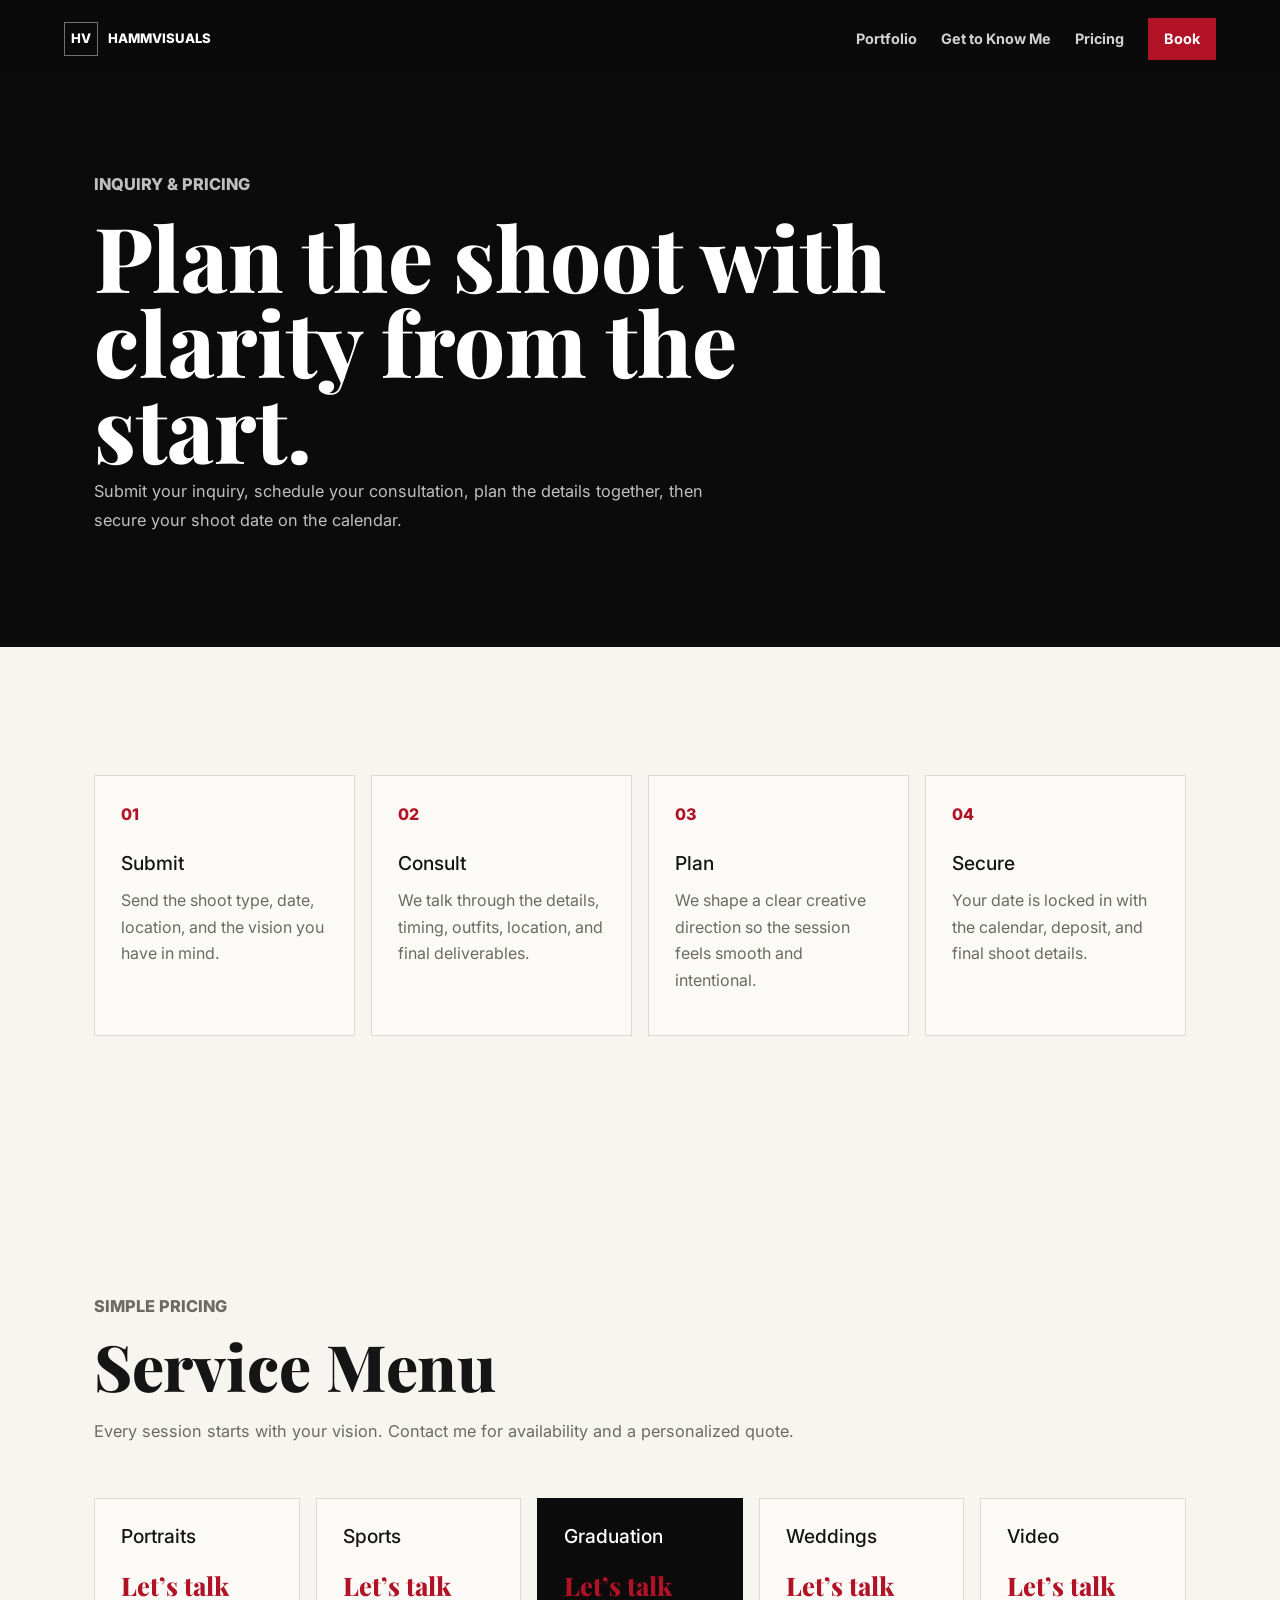
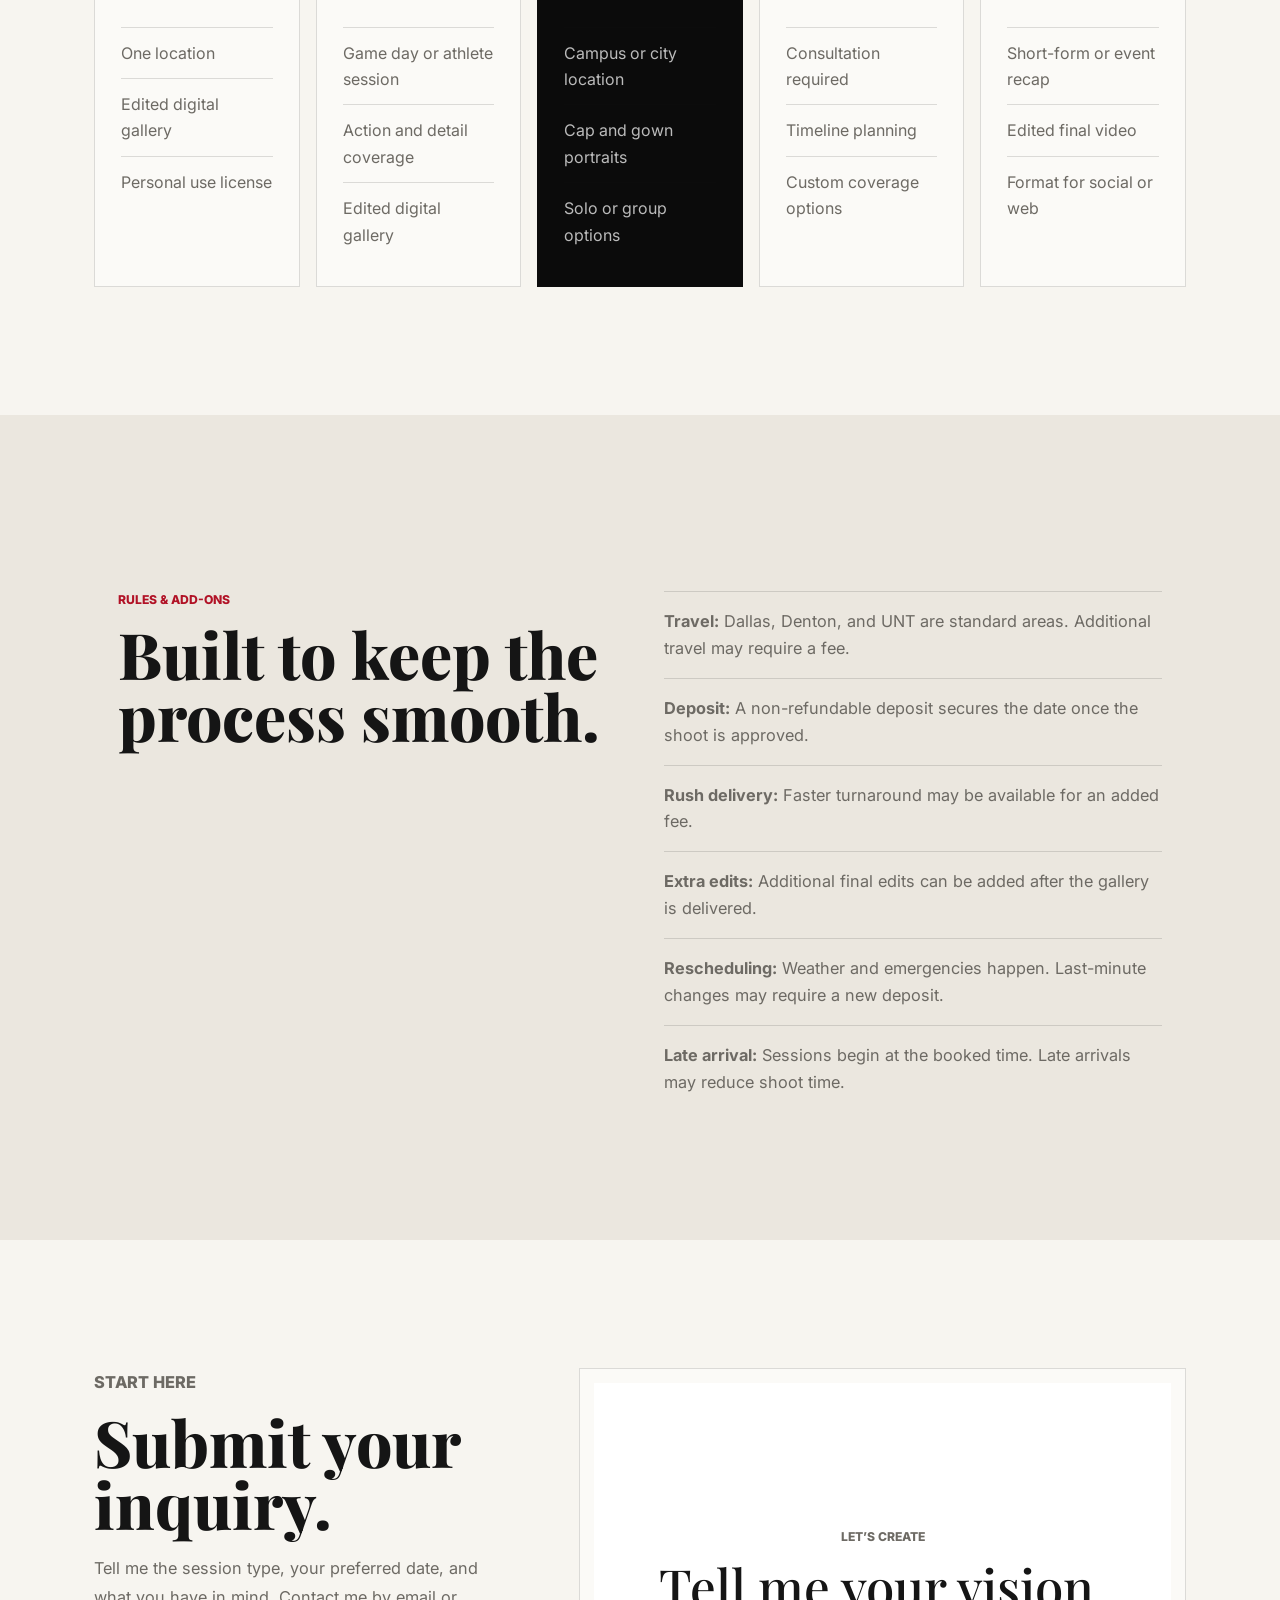
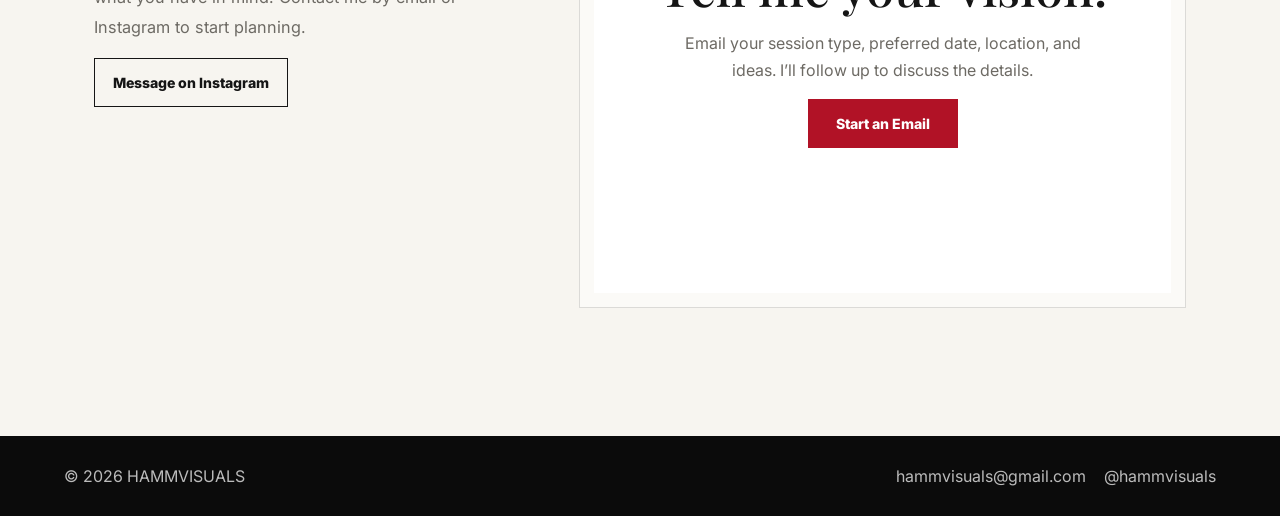
<file: inquiry.html>
<!DOCTYPE html>
<html lang="en">
<head>
  <meta charset="UTF-8">
  <meta name="viewport" content="width=device-width, initial-scale=1.0">
  <title>Inquiry & Pricing | HAMMVISUALS</title>
  <meta name="description" content="View HAMMVISUALS pricing and submit an inquiry for portraits, sports, weddings, graduation shoots, and video in Dallas and Denton.">
  <link rel="preconnect" href="https://fonts.googleapis.com">
  <link rel="preconnect" href="https://fonts.gstatic.com" crossorigin>
  <link href="https://fonts.googleapis.com/css2?family=Inter:wght@400;500;600;700;800&family=Playfair+Display:wght@700;800&display=swap" rel="stylesheet">
  <link href="https://cdn.jsdelivr.net/npm/bootstrap@5.3.3/dist/css/bootstrap.min.css" rel="stylesheet">
  <link rel="stylesheet" href="style.css">
</head>
<body>
  <header class="site-header">
    <a class="brand" href="index.html" aria-label="HAMMVISUALS home">
      <span class="brand-mark">HV</span>
      <span>HAMMVISUALS</span>
    </a>
    <button class="nav-toggle" type="button" aria-label="Open menu" aria-expanded="false">
      <span></span>
      <span></span>
    </button>
    <nav class="site-nav" aria-label="Primary navigation">
      <a href="index.html#portfolio">Portfolio</a>
      <a href="index.html#about">Get to Know Me</a>
      <a href="#pricing">Pricing</a>
      <a class="nav-cta" href="#inquiry">Book</a>
    </nav>
  </header>

  <main>
    <section class="page-hero">
      <div class="section-shell reveal">
        <p class="eyebrow">Inquiry & pricing</p>
        <h1>Plan the shoot with clarity from the start.</h1>
        <p>Submit your inquiry, schedule your consultation, plan the details together, then secure your shoot date on the calendar.</p>
      </div>
    </section>

    <section class="process-section">
      <div class="section-shell process-grid">
        <article class="process-card reveal">
          <span>01</span>
          <h3>Submit</h3>
          <p>Send the shoot type, date, location, and the vision you have in mind.</p>
        </article>
        <article class="process-card reveal">
          <span>02</span>
          <h3>Consult</h3>
          <p>We talk through the details, timing, outfits, location, and final deliverables.</p>
        </article>
        <article class="process-card reveal">
          <span>03</span>
          <h3>Plan</h3>
          <p>We shape a clear creative direction so the session feels smooth and intentional.</p>
        </article>
        <article class="process-card reveal">
          <span>04</span>
          <h3>Secure</h3>
          <p>Your date is locked in with the calendar, deposit, and final shoot details.</p>
        </article>
      </div>
    </section>

    <section class="pricing-section" id="pricing">
      <div class="section-shell">
        <div class="section-heading reveal">
          <p class="eyebrow">Simple pricing</p>
          <h2>Service Menu</h2>
          <p>Every session starts with your vision. Contact me for availability and a personalized quote.</p>
        </div>

        <div class="pricing-grid">
          <article class="price-card reveal">
            <h3>Portraits</h3>
            <p class="price">Let’s talk</p>
            <ul>
              <li>One location</li>
              <li>Edited digital gallery</li>
              <li>Personal use license</li>
            </ul>
          </article>
          <article class="price-card reveal">
            <h3>Sports</h3>
            <p class="price">Let’s talk</p>
            <ul>
              <li>Game day or athlete session</li>
              <li>Action and detail coverage</li>
              <li>Edited digital gallery</li>
            </ul>
          </article>
          <article class="price-card featured reveal">
            <h3>Graduation</h3>
            <p class="price">Let’s talk</p>
            <ul>
              <li>Campus or city location</li>
              <li>Cap and gown portraits</li>
              <li>Solo or group options</li>
            </ul>
          </article>
          <article class="price-card reveal">
            <h3>Weddings</h3>
            <p class="price">Let’s talk</p>
            <ul>
              <li>Consultation required</li>
              <li>Timeline planning</li>
              <li>Custom coverage options</li>
            </ul>
          </article>
          <article class="price-card reveal">
            <h3>Video</h3>
            <p class="price">Let’s talk</p>
            <ul>
              <li>Short-form or event recap</li>
              <li>Edited final video</li>
              <li>Format for social or web</li>
            </ul>
          </article>
        </div>
      </div>
    </section>

    <section class="rules-section">
      <div class="section-shell row g-5 mx-auto">
        <div class="section-kicker col-md-6 reveal">
          <p class="eyebrow">Rules & add-ons</p>
          <h2>Built to keep the process smooth.</h2>
        </div>
        <div class="rules-list col-md-6 reveal">
          <p><strong>Travel:</strong> Dallas, Denton, and UNT are standard areas. Additional travel may require a fee.</p>
          <p><strong>Deposit:</strong> A non-refundable deposit secures the date once the shoot is approved.</p>
          <p><strong>Rush delivery:</strong> Faster turnaround may be available for an added fee.</p>
          <p><strong>Extra edits:</strong> Additional final edits can be added after the gallery is delivered.</p>
          <p><strong>Rescheduling:</strong> Weather and emergencies happen. Last-minute changes may require a new deposit.</p>
          <p><strong>Late arrival:</strong> Sessions begin at the booked time. Late arrivals may reduce shoot time.</p>
        </div>
      </div>
    </section>

    <section class="inquiry-section" id="inquiry">
      <div class="section-shell inquiry-layout">
        <div class="section-heading reveal">
          <p class="eyebrow">Start here</p>
          <h2>Submit your inquiry.</h2>
          <p>Tell me the session type, your preferred date, and what you have in mind. Contact me by email or Instagram to start planning.</p>
          <a class="button ghost dark" href="https://www.instagram.com/hammvisuals/" target="_blank" rel="noreferrer">Message on Instagram</a>
        </div>

        <div class="form-shell reveal">
          <div class="form-placeholder">
            <p class="eyebrow">Let’s create</p>
            <h3>Tell me your vision.</h3>
            <p>Email your session type, preferred date, location, and ideas. I’ll follow up to discuss the details.</p>
            <a class="button primary" href="mailto:hammvisuals@gmail.com?subject=HAMMVISUALS%20Inquiry">Start an Email</a>
          </div>
        </div>
      </div>
    </section>
  </main>

  <footer class="site-footer">
    <p>© <span id="year"></span> HAMMVISUALS</p>
    <div>
      <a href="mailto:hammvisuals@gmail.com">hammvisuals@gmail.com</a>
      <a href="https://www.instagram.com/hammvisuals" target="_blank" rel="noreferrer">@hammvisuals</a>
    </div>
  </footer>

  <script src="script.js"></script>
</body>
</html>
</file>
<file: style.css>
:root {
  --black: #0b0b0b;
  --charcoal: #1a1a1a;
  --paper: #f7f5f0;
  --paper-2: #ebe7df;
  --ink: #151515;
  --muted: #6d6a64;
  --line: rgba(21, 21, 21, 0.14);
  --red: #b11226;
  --red-dark: #7c0d1b;
  --white: #ffffff;
  --shadow: 0 24px 70px rgba(0, 0, 0, 0.18);
}

* {
  box-sizing: border-box;
}

html {
  scroll-behavior: smooth;
}

body {
  margin: 0;
  background: var(--paper);
  color: var(--ink);
  font-family: "Inter", Arial, sans-serif;
}

img {
  display: block;
  max-width: 100%;
}

a {
  color: inherit;
  text-decoration: none;
}

button {
  font: inherit;
}

.site-header {
  align-items: center;
  background: rgba(11, 11, 11, 0.78);
  backdrop-filter: blur(18px);
  color: var(--white);
  display: flex;
  justify-content: space-between;
  left: 0;
  padding: 18px clamp(20px, 5vw, 64px);
  position: fixed;
  right: 0;
  top: 0;
  z-index: 20;
}

.brand {
  align-items: center;
  display: inline-flex;
  font-size: 0.82rem;
  font-weight: 800;
  gap: 10px;
  letter-spacing: 0;
}

.brand-mark {
  border: 1px solid rgba(255, 255, 255, 0.42);
  display: grid;
  height: 34px;
  place-items: center;
  width: 34px;
}

.site-nav {
  align-items: center;
  display: flex;
  gap: 24px;
  font-size: 0.9rem;
  font-weight: 700;
}

.site-nav a {
  opacity: 0.82;
  transition: color 180ms ease, opacity 180ms ease;
}

.site-nav a:hover {
  color: #ffccd4;
  opacity: 1;
}

.nav-cta {
  background: var(--red);
  color: var(--white);
  opacity: 1 !important;
  padding: 10px 16px;
}

.nav-toggle {
  background: transparent;
  border: 0;
  display: none;
  height: 40px;
  padding: 0;
  width: 40px;
}

.nav-toggle span {
  background: var(--white);
  display: block;
  height: 2px;
  margin: 8px 5px;
}

.hero {
  align-items: flex-end;
  color: var(--white);
  display: grid;
  min-height: 100svh;
  overflow: hidden;
  padding: 120px clamp(20px, 5vw, 72px) 72px;
  position: relative;
}

.hero-media {
  inset: 0;
  position: absolute;
  z-index: -2;
}

.hero-media::after {
  background: linear-gradient(90deg, rgba(0, 0, 0, 0.84), rgba(0, 0, 0, 0.26) 55%, rgba(0, 0, 0, 0.62));
  content: "";
  inset: 0;
  position: absolute;
}

.hero-media img {
  height: 100%;
  object-fit: cover;
  width: 100%;
}

.hero-content {
  max-width: 760px;
}

.eyebrow {
  color: var(--red);
  font-size: 0.76rem;
  font-weight: 800;
  letter-spacing: 0;
  margin: 0 0 14px;
  text-transform: uppercase;
}

h1,
h2,
h3,
p {
  margin-top: 0;
}

h1,
h2 {
  font-family: "Playfair Display", Georgia, serif;
  font-weight: 800;
  letter-spacing: 0;
}

.hero h1 {
  font-size: clamp(4.2rem, 13vw, 11rem);
  line-height: 0.82;
  margin-bottom: 24px;
  max-width: 980px;
}

.hero-copy {
  color: rgba(255, 255, 255, 0.86);
  font-size: clamp(1.08rem, 2vw, 1.42rem);
  line-height: 1.55;
  max-width: 570px;
}

.hero-actions,
.cta-inner,
.section-heading {
  align-items: flex-start;
  display: flex;
  flex-direction: column;
}

.hero-actions {
  flex-direction: row;
  flex-wrap: wrap;
  gap: 12px;
  margin-top: 34px;
}

.button {
  border: 1px solid currentColor;
  cursor: pointer;
  display: inline-flex;
  font-size: 0.88rem;
  font-weight: 800;
  justify-content: center;
  min-width: 150px;
  padding: 13px 18px;
  transition: background 180ms ease, border-color 180ms ease, color 180ms ease, transform 180ms ease;
}

.button:hover {
  transform: translateY(-2px);
}

.button.primary {
  background: var(--red);
  border-color: var(--red);
  color: var(--white);
}

.button.primary:hover {
  background: var(--red-dark);
  border-color: var(--red-dark);
}

.button.ghost {
  background: transparent;
  color: var(--white);
}

.button.ghost.dark {
  color: var(--ink);
}

.scroll-cue {
  bottom: 28px;
  color: rgba(255, 255, 255, 0.72);
  font-size: 0.72rem;
  font-weight: 800;
  position: absolute;
  right: clamp(20px, 5vw, 72px);
  text-transform: uppercase;
}

.section-shell {
  margin: 0 auto;
  max-width: 1180px;
  padding: 0 clamp(20px, 5vw, 44px);
  width: 100%;
}

.intro-band,
.portfolio-section,
.pricing-section,
.rules-section,
.inquiry-section,
.process-section {
  padding: clamp(72px, 10vw, 128px) 0;
}

.intro-band,
.rules-section {
  background: var(--paper-2);
}

.two-column {
  display: grid;
  gap: clamp(34px, 6vw, 96px);
  grid-template-columns: minmax(0, 0.9fr) minmax(0, 1.1fr);
}

.section-kicker h2,
.section-heading h2,
.cta-inner h2 {
  font-size: clamp(2.4rem, 5vw, 5rem);
  line-height: 0.96;
  margin-bottom: 20px;
}

.intro-copy,
.rules-list,
.section-heading p,
.page-hero p {
  color: var(--muted);
  font-size: 1.02rem;
  line-height: 1.8;
}

.text-link {
  border-bottom: 2px solid var(--red);
  color: var(--ink);
  display: inline-flex;
  font-weight: 800;
  margin-top: 12px;
}

.section-heading {
  margin-bottom: 36px;
  max-width: 720px;
}

.filter-bar {
  display: flex;
  flex-wrap: wrap;
  gap: 10px;
  margin-bottom: 28px;
}

.filter {
  background: transparent;
  border: 1px solid var(--line);
  color: var(--ink);
  cursor: pointer;
  font-size: 0.84rem;
  font-weight: 800;
  padding: 11px 14px;
  transition: background 180ms ease, border-color 180ms ease, color 180ms ease;
}

.filter.active,
.filter:hover {
  background: var(--ink);
  border-color: var(--ink);
  color: var(--white);
}

.gallery {
  display: grid;
  gap: 14px;
  grid-auto-flow: dense;
  grid-auto-rows: 230px;
  grid-template-columns: repeat(4, minmax(0, 1fr));
}

.gallery-item {
  background: var(--charcoal);
  border: 0;
  color: var(--white);
  cursor: zoom-in;
  min-height: 230px;
  overflow: hidden;
  padding: 0;
  position: relative;
  text-align: left;
}

.gallery-item.tall {
  grid-row: span 2;
}

.gallery-item.wide {
  grid-column: span 2;
}

.gallery-item img {
  height: 100%;
  object-fit: cover;
  transition: transform 420ms ease, filter 420ms ease;
  width: 100%;
}

.gallery-item::after {
  background: linear-gradient(0deg, rgba(0, 0, 0, 0.78), transparent 58%);
  content: "";
  inset: 0;
  opacity: 0.72;
  position: absolute;
}

.gallery-item span {
  bottom: 18px;
  left: 18px;
  line-height: 1.35;
  position: absolute;
  right: 18px;
  z-index: 1;
}

.gallery-item strong {
  color: #ffccd4;
  display: block;
  font-size: 0.76rem;
  margin-bottom: 4px;
  text-transform: uppercase;
}

.gallery-item:hover img {
  filter: saturate(1.06) contrast(1.04);
  transform: scale(1.08);
}

.gallery-item.is-hidden {
  display: none;
}

.cta-strip {
  background: var(--black);
  color: var(--white);
  padding: 72px 0;
}

.cta-inner {
  align-items: center;
  text-align: center;
}

.cta-inner p {
  color: rgba(255, 255, 255, 0.72);
  line-height: 1.7;
  margin-bottom: 28px;
  max-width: 560px;
}

.page-hero {
  background: var(--black);
  color: var(--white);
  padding: 170px 0 96px;
}

.page-hero h1 {
  font-size: clamp(3rem, 7vw, 6.5rem);
  line-height: 0.95;
  max-width: 850px;
}

.page-hero p {
  color: rgba(255, 255, 255, 0.74);
  max-width: 640px;
}

.process-grid,
.pricing-grid {
  display: grid;
  gap: 16px;
}

.process-grid {
  grid-template-columns: repeat(4, minmax(0, 1fr));
}

.process-card,
.price-card,
.form-shell {
  border: 1px solid var(--line);
  background: rgba(255, 255, 255, 0.42);
}

.process-card,
.price-card {
  padding: 26px;
}

.process-card span {
  color: var(--red);
  display: block;
  font-weight: 800;
  margin-bottom: 26px;
}

.process-card h3,
.price-card h3 {
  font-size: 1.2rem;
  margin-bottom: 12px;
}

.process-card p,
.price-card li,
.rules-list p,
.form-placeholder p {
  color: var(--muted);
  line-height: 1.65;
}

.pricing-grid {
  grid-template-columns: repeat(5, minmax(0, 1fr));
}

.price-card {
  min-height: 330px;
}

.price-card.featured {
  background: var(--black);
  color: var(--white);
  transform: translateY(-12px);
}

.price-card.featured li {
  color: rgba(255, 255, 255, 0.72);
}

.price {
  color: var(--red);
  font-family: "Playfair Display", Georgia, serif;
  font-size: 2.7rem;
  font-weight: 800;
  margin: 18px 0 22px;
}

.price-card ul {
  list-style: none;
  margin: 0;
  padding: 0;
}

.price-card li {
  border-top: 1px solid var(--line);
  padding: 12px 0;
}

.rules-list p {
  border-top: 1px solid var(--line);
  margin-bottom: 0;
  padding: 16px 0;
}

.inquiry-layout {
  display: grid;
  gap: clamp(28px, 5vw, 72px);
  grid-template-columns: 0.82fr 1.18fr;
}

.form-shell {
  min-height: 540px;
  padding: 14px;
}

.form-placeholder {
  align-items: center;
  background: var(--white);
  display: flex;
  flex-direction: column;
  height: 100%;
  justify-content: center;
  padding: 42px 24px;
  text-align: center;
}

.form-placeholder h3 {
  font-family: "Playfair Display", Georgia, serif;
  font-size: clamp(2rem, 4vw, 3.4rem);
  line-height: 1;
  margin-bottom: 18px;
}

.form-placeholder p {
  max-width: 440px;
}

.site-footer {
  align-items: center;
  background: var(--black);
  color: rgba(255, 255, 255, 0.72);
  display: flex;
  flex-wrap: wrap;
  gap: 18px;
  justify-content: space-between;
  padding: 28px clamp(20px, 5vw, 64px);
}

.site-footer p {
  margin: 0;
}

.site-footer div {
  display: flex;
  flex-wrap: wrap;
  gap: 18px;
}

.site-footer a:hover {
  color: var(--white);
}

.lightbox {
  align-items: center;
  background: rgba(0, 0, 0, 0.88);
  display: none;
  inset: 0;
  justify-content: center;
  padding: 70px 20px 40px;
  position: fixed;
  z-index: 40;
}

.lightbox.is-open {
  display: flex;
}

.lightbox img {
  box-shadow: var(--shadow);
  max-height: 78vh;
  object-fit: contain;
  width: min(100%, 980px);
}

.lightbox p {
  bottom: 24px;
  color: var(--white);
  font-weight: 800;
  left: 20px;
  margin: 0;
  position: absolute;
  right: 20px;
  text-align: center;
}

.lightbox-close {
  background: var(--white);
  border: 0;
  color: var(--black);
  cursor: pointer;
  font-size: 2rem;
  height: 44px;
  position: absolute;
  right: 22px;
  top: 22px;
  width: 44px;
}

.reveal {
  opacity: 0;
  transform: translateY(24px);
  transition: opacity 600ms ease, transform 600ms ease;
}

.reveal.visible {
  opacity: 1;
  transform: translateY(0);
}

@media (max-width: 1040px) {
  .gallery {
    grid-template-columns: repeat(3, minmax(0, 1fr));
  }

  .process-grid,
  .pricing-grid {
    grid-template-columns: repeat(2, minmax(0, 1fr));
  }

  .price-card.featured {
    transform: none;
  }
}

@media (max-width: 760px) {
  .site-header {
    padding: 14px 20px;
  }

  .nav-toggle {
    display: block;
  }

  .site-nav {
    background: var(--black);
    display: none;
    flex-direction: column;
    left: 0;
    padding: 22px 20px 28px;
    position: absolute;
    right: 0;
    top: 68px;
  }

  .site-nav.is-open {
    display: flex;
  }

  .nav-cta {
    text-align: center;
    width: 100%;
  }

  .hero {
    min-height: 92svh;
    padding: 110px 20px 54px;
  }

  .hero h1 {
    font-size: clamp(3.4rem, 18vw, 5.5rem);
  }

  .hero-actions {
    flex-direction: column;
  }

  .button {
    width: 100%;
  }

  .two-column,
  .inquiry-layout {
    grid-template-columns: 1fr;
  }

  .gallery {
    grid-auto-rows: 250px;
    grid-template-columns: 1fr;
  }

  .gallery-item.wide,
  .gallery-item.tall {
    grid-column: span 1;
    grid-row: span 1;
  }

  .process-grid,
  .pricing-grid {
    grid-template-columns: 1fr;
  }

  .price-card {
    min-height: auto;
  }

  .site-footer {
    align-items: flex-start;
    flex-direction: column;
  }
}

/* Portfolio photos and Bootstrap grid refinements. */
.hero { isolation:isolate; }
.hero h1 {font-size:clamp(2.5rem, 10vw, 9rem); overflow-wrap:anywhere;}
.hero-media img {object-position:center 38%;}
.gallery {grid-template-columns:repeat(3,minmax(0,1fr));grid-auto-rows:auto;}
.gallery-item {aspect-ratio:3/4;}
.gallery-item img {object-position:center 30%;}
.price {font-size:1.6rem;}
@media(max-width:760px){.gallery{grid-template-columns:1fr;grid-auto-rows:auto;}}
@media(prefers-reduced-motion:reduce){html{scroll-behavior:auto}.reveal{transition:none;transform:none}}
.hero .eyebrow {color:#ffb8c4;}
@media(max-width:760px){.hero h1{font-size:clamp(1.8rem,8.5vw,4rem);overflow-wrap:normal;}}
.hero h1{font-size:clamp(1.8rem,6.4vw,6rem);overflow-wrap:normal;}
@media(max-width:760px){.hero h1{font-size:clamp(1.8rem,8.5vw,4rem);}}
</file>
